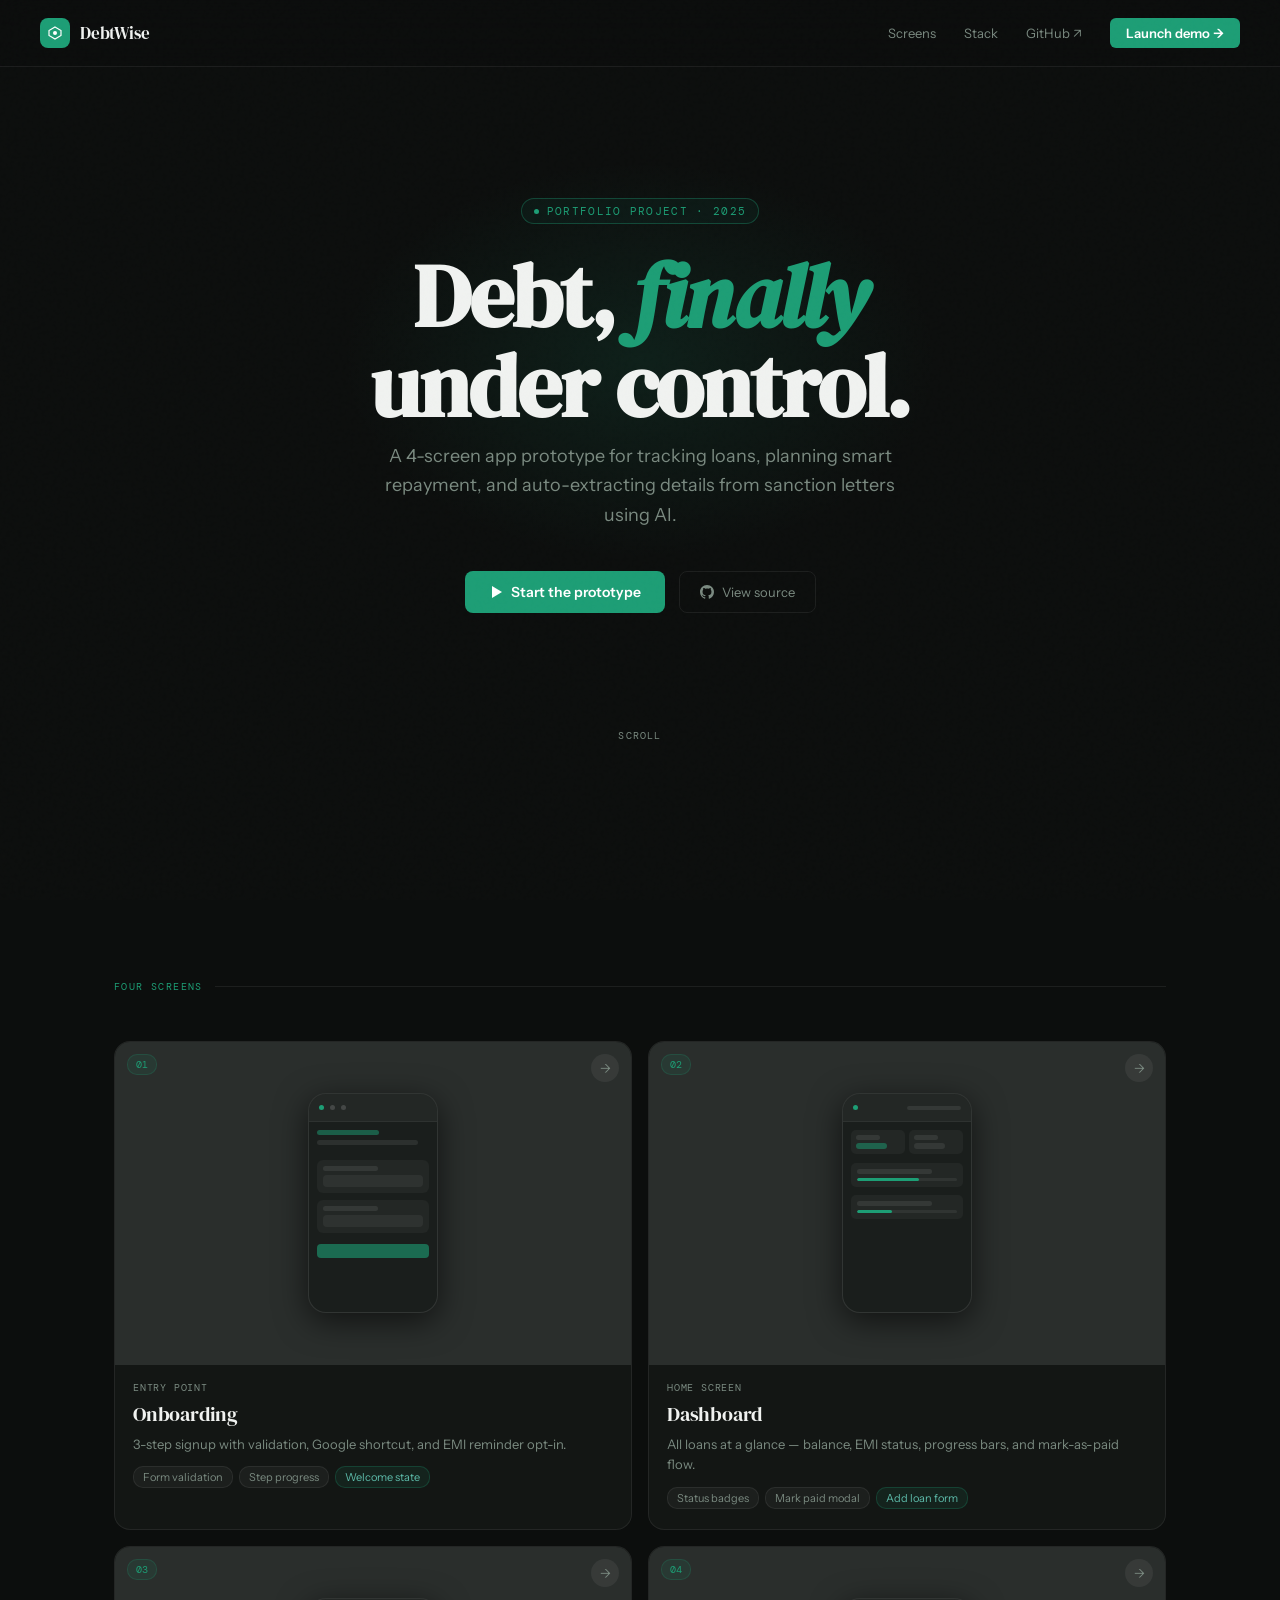
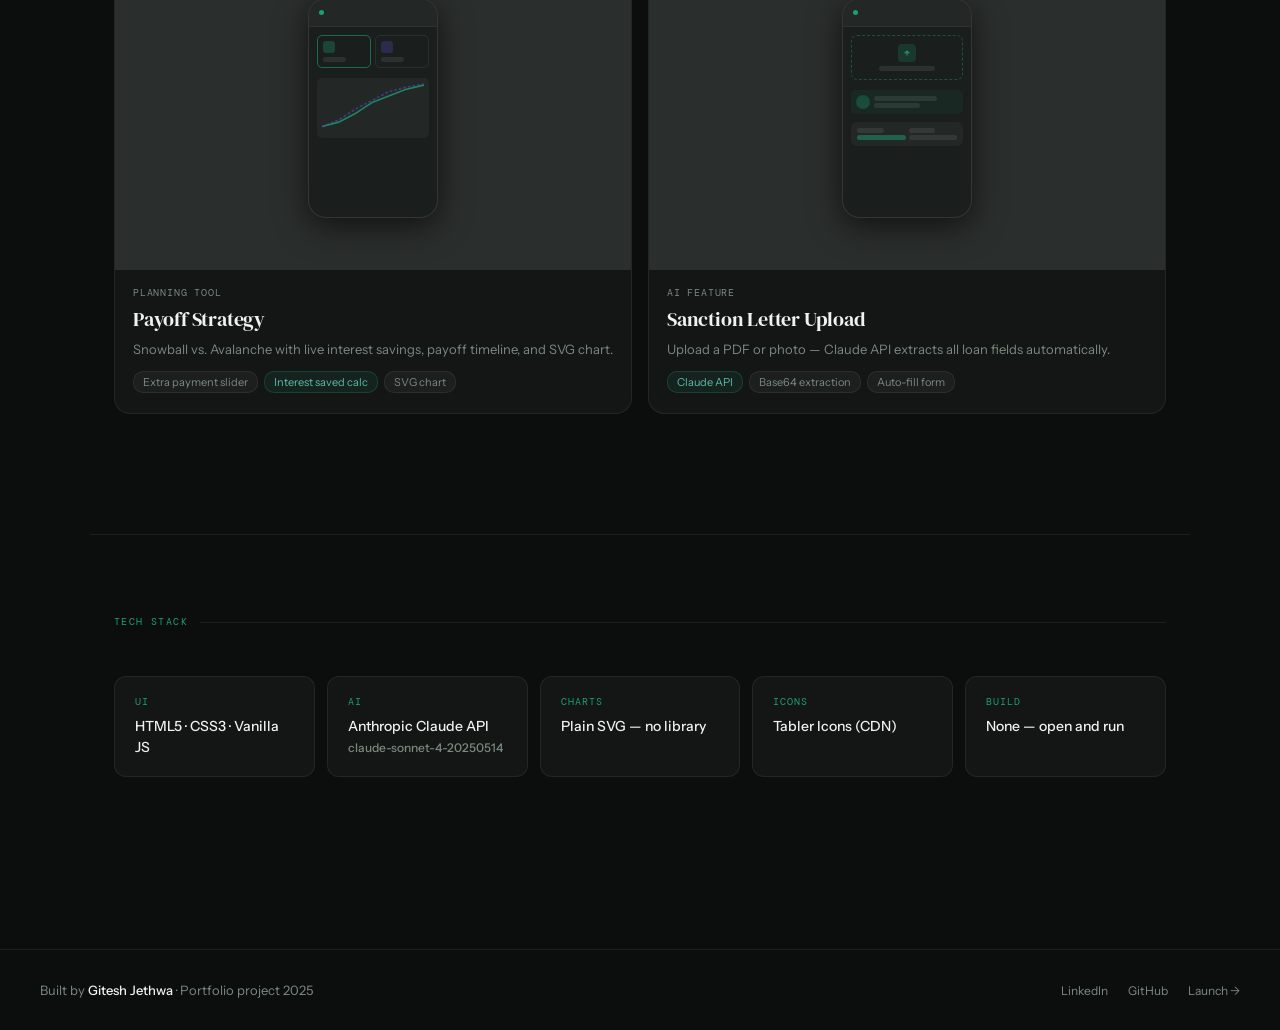
<file: index.html>
<!DOCTYPE html>
<html lang="en">
<head>
<meta charset="UTF-8">
<meta name="viewport" content="width=device-width, initial-scale=1.0">
<title>DebtWise — Portfolio Project</title>
<link rel="preconnect" href="https://fonts.googleapis.com">
<link href="https://fonts.googleapis.com/css2?family=DM+Serif+Display:ital@0;1&family=DM+Mono:wght@400;500&family=Instrument+Sans:wght@400;500;600&display=swap" rel="stylesheet">
<style>
*, *::before, *::after { box-sizing: border-box; margin: 0; padding: 0; }

:root {
  --green: #1D9E75;
  --green-dim: #0F6E56;
  --green-glow: rgba(29,158,117,0.15);
  --bg: #0C0E0D;
  --surface: #131614;
  --border: rgba(255,255,255,0.07);
  --text: #F0F2F0;
  --muted: #7A8A80;
  --faint: #2A2E2C;
}

html { scroll-behavior: smooth; }

body {
  font-family: 'Instrument Sans', sans-serif;
  background: var(--bg);
  color: var(--text);
  min-height: 100vh;
  overflow-x: hidden;
}

/* ── grain overlay ── */
body::before {
  content: '';
  position: fixed;
  inset: 0;
  background-image: url("data:image/svg+xml,%3Csvg viewBox='0 0 256 256' xmlns='http://www.w3.org/2000/svg'%3E%3Cfilter id='noise'%3E%3CfeTurbulence type='fractalNoise' baseFrequency='0.9' numOctaves='4' stitchTiles='stitch'/%3E%3C/filter%3E%3Crect width='100%25' height='100%25' filter='url(%23noise)' opacity='0.04'/%3E%3C/svg%3E");
  pointer-events: none;
  z-index: 999;
  opacity: 0.4;
}

/* ── nav ── */
nav {
  position: fixed;
  top: 0; left: 0; right: 0;
  z-index: 100;
  padding: 18px 40px;
  display: flex;
  align-items: center;
  justify-content: space-between;
  background: rgba(12,14,13,0.85);
  backdrop-filter: blur(16px);
  border-bottom: 0.5px solid var(--border);
}

.nav-logo {
  display: flex;
  align-items: center;
  gap: 10px;
  text-decoration: none;
}

.nav-logo-icon {
  width: 30px;
  height: 30px;
  background: var(--green);
  border-radius: 8px;
  display: flex;
  align-items: center;
  justify-content: center;
}

.nav-logo-icon svg { display: block; }

.nav-logo-text {
  font-family: 'DM Serif Display', serif;
  font-size: 17px;
  color: var(--text);
  letter-spacing: -0.01em;
}

.nav-links {
  display: flex;
  align-items: center;
  gap: 28px;
}

.nav-links a {
  font-size: 13px;
  color: var(--muted);
  text-decoration: none;
  transition: color 0.2s;
}

.nav-links a:hover { color: var(--text); }

.nav-cta {
  font-size: 12px;
  font-weight: 600;
  padding: 7px 16px;
  border-radius: 6px;
  background: var(--green);
  color: #fff !important;
  text-decoration: none;
  transition: background 0.2s;
}

.nav-cta:hover { background: var(--green-dim) !important; }

/* ── hero ── */
.hero {
  min-height: 100vh;
  display: flex;
  flex-direction: column;
  align-items: center;
  justify-content: center;
  text-align: center;
  padding: 120px 24px 80px;
  position: relative;
}

/* radial glow behind hero text */
.hero::after {
  content: '';
  position: absolute;
  top: 40%;
  left: 50%;
  transform: translate(-50%, -50%);
  width: 600px;
  height: 400px;
  background: radial-gradient(ellipse, rgba(29,158,117,0.12) 0%, transparent 70%);
  pointer-events: none;
  z-index: 0;
}

.hero > * { position: relative; z-index: 1; }

.hero-eyebrow {
  display: inline-flex;
  align-items: center;
  gap: 8px;
  font-family: 'DM Mono', monospace;
  font-size: 11px;
  color: var(--green);
  letter-spacing: 0.12em;
  text-transform: uppercase;
  padding: 5px 12px;
  border: 0.5px solid rgba(29,158,117,0.35);
  border-radius: 20px;
  background: rgba(29,158,117,0.06);
  margin-bottom: 28px;
  opacity: 0;
  animation: fadeUp 0.6s ease forwards 0.1s;
}

.hero-eyebrow span {
  width: 5px;
  height: 5px;
  border-radius: 50%;
  background: var(--green);
  display: inline-block;
}

h1 {
  font-family: 'DM Serif Display', serif;
  font-size: clamp(44px, 8vw, 88px);
  line-height: 1.02;
  letter-spacing: -0.02em;
  color: var(--text);
  margin-bottom: 10px;
  opacity: 0;
  animation: fadeUp 0.7s ease forwards 0.25s;
}

h1 em {
  font-style: italic;
  color: var(--green);
}

.hero-sub {
  font-size: clamp(15px, 2vw, 18px);
  color: var(--muted);
  line-height: 1.65;
  max-width: 520px;
  margin: 0 auto 40px;
  opacity: 0;
  animation: fadeUp 0.7s ease forwards 0.4s;
}

.hero-actions {
  display: flex;
  align-items: center;
  gap: 14px;
  flex-wrap: wrap;
  justify-content: center;
  opacity: 0;
  animation: fadeUp 0.7s ease forwards 0.55s;
}

.btn-launch {
  display: inline-flex;
  align-items: center;
  gap: 8px;
  font-size: 14px;
  font-weight: 600;
  padding: 12px 24px;
  border-radius: 8px;
  background: var(--green);
  color: #fff;
  text-decoration: none;
  transition: background 0.2s, transform 0.15s;
}

.btn-launch:hover { background: var(--green-dim); transform: translateY(-1px); }

.btn-ghost {
  display: inline-flex;
  align-items: center;
  gap: 8px;
  font-size: 13px;
  padding: 12px 20px;
  border-radius: 8px;
  border: 0.5px solid var(--border);
  color: var(--muted);
  text-decoration: none;
  transition: border-color 0.2s, color 0.2s;
}

.btn-ghost:hover { border-color: rgba(255,255,255,0.2); color: var(--text); }

.hero-scroll {
  margin-top: 72px;
  font-family: 'DM Mono', monospace;
  font-size: 10px;
  color: var(--muted);
  letter-spacing: 0.12em;
  text-transform: uppercase;
  display: flex;
  flex-direction: column;
  align-items: center;
  gap: 8px;
  opacity: 0;
  animation: fadeUp 0.7s ease forwards 0.8s;
}

.scroll-line {
  width: 0.5px;
  height: 36px;
  background: linear-gradient(to bottom, var(--green), transparent);
}

/* ── screens section ── */
.screens {
  padding: 80px 24px 120px;
  max-width: 1100px;
  margin: 0 auto;
}

.section-label {
  font-family: 'DM Mono', monospace;
  font-size: 10px;
  color: var(--green);
  letter-spacing: 0.14em;
  text-transform: uppercase;
  margin-bottom: 48px;
  display: flex;
  align-items: center;
  gap: 12px;
}

.section-label::after {
  content: '';
  flex: 1;
  height: 0.5px;
  background: var(--border);
}

.screen-grid {
  display: grid;
  grid-template-columns: 1fr 1fr;
  gap: 16px;
}

@media (max-width: 680px) {
  .screen-grid { grid-template-columns: 1fr; }
  nav { padding: 14px 20px; }
  .nav-links { display: none; }
}

.screen-card {
  background: var(--surface);
  border: 0.5px solid var(--border);
  border-radius: 16px;
  overflow: hidden;
  text-decoration: none;
  display: block;
  transition: border-color 0.25s, transform 0.2s, box-shadow 0.25s;
  opacity: 0;
  transform: translateY(20px);
}

.screen-card.visible {
  animation: fadeUp 0.55s ease forwards;
}

.screen-card:hover {
  border-color: rgba(29,158,117,0.4);
  transform: translateY(-3px);
  box-shadow: 0 20px 60px rgba(0,0,0,0.5), 0 0 0 0.5px rgba(29,158,117,0.2);
}

.screen-preview {
  width: 100%;
  aspect-ratio: 16/10;
  background: var(--faint);
  position: relative;
  overflow: hidden;
  display: flex;
  align-items: center;
  justify-content: center;
}

/* mock phone frame in each card */
.mock-phone {
  width: 130px;
  height: 220px;
  background: #1A1E1C;
  border-radius: 18px;
  border: 1.5px solid rgba(255,255,255,0.1);
  position: relative;
  overflow: hidden;
  box-shadow: 0 8px 32px rgba(0,0,0,0.6);
}

.mock-topbar {
  height: 28px;
  background: rgba(255,255,255,0.04);
  display: flex;
  align-items: center;
  padding: 0 10px;
  gap: 6px;
  border-bottom: 0.5px solid rgba(255,255,255,0.05);
}

.mock-dot { width: 5px; height: 5px; border-radius: 50%; }

.mock-body { padding: 8px; display: flex; flex-direction: column; gap: 5px; }

.mock-line {
  height: 5px;
  border-radius: 3px;
  background: rgba(255,255,255,0.08);
}

.mock-line.accent { background: rgba(29,158,117,0.5); }
.mock-line.short { width: 55%; }
.mock-line.med { width: 75%; }

.mock-card-inner {
  background: rgba(255,255,255,0.04);
  border-radius: 6px;
  padding: 6px;
  margin-top: 4px;
  display: flex;
  flex-direction: column;
  gap: 4px;
}

.mock-bar-wrap {
  height: 3px;
  background: rgba(255,255,255,0.06);
  border-radius: 2px;
  overflow: hidden;
  margin-top: 2px;
}

.mock-bar-fill {
  height: 100%;
  border-radius: 2px;
  background: var(--green);
}

/* screen number badge */
.screen-num {
  position: absolute;
  top: 12px;
  left: 12px;
  font-family: 'DM Mono', monospace;
  font-size: 10px;
  color: var(--green);
  background: rgba(29,158,117,0.1);
  border: 0.5px solid rgba(29,158,117,0.2);
  padding: 3px 8px;
  border-radius: 10px;
}

.screen-arrow {
  position: absolute;
  top: 12px;
  right: 12px;
  width: 28px;
  height: 28px;
  background: rgba(255,255,255,0.06);
  border-radius: 50%;
  display: flex;
  align-items: center;
  justify-content: center;
  color: var(--muted);
  font-size: 13px;
  transition: background 0.2s, color 0.2s;
}

.screen-card:hover .screen-arrow {
  background: var(--green);
  color: #fff;
}

.screen-meta {
  padding: 16px 18px 20px;
}

.screen-tag {
  font-family: 'DM Mono', monospace;
  font-size: 10px;
  color: var(--muted);
  letter-spacing: 0.08em;
  text-transform: uppercase;
  margin-bottom: 6px;
}

.screen-name {
  font-family: 'DM Serif Display', serif;
  font-size: 20px;
  color: var(--text);
  margin-bottom: 6px;
  letter-spacing: -0.01em;
}

.screen-desc {
  font-size: 13px;
  color: var(--muted);
  line-height: 1.6;
}

.screen-chips {
  display: flex;
  flex-wrap: wrap;
  gap: 6px;
  margin-top: 12px;
}

.chip {
  font-size: 11px;
  padding: 3px 9px;
  border-radius: 10px;
  background: rgba(255,255,255,0.04);
  border: 0.5px solid var(--border);
  color: var(--muted);
}

.chip.green {
  background: rgba(29,158,117,0.1);
  border-color: rgba(29,158,117,0.25);
  color: #5DBBAA;
}

/* ── stack section ── */
.stack-section {
  border-top: 0.5px solid var(--border);
  padding: 80px 24px;
  max-width: 1100px;
  margin: 0 auto;
}

.stack-grid {
  display: grid;
  grid-template-columns: repeat(auto-fit, minmax(200px, 1fr));
  gap: 12px;
  margin-top: 48px;
}

.stack-item {
  background: var(--surface);
  border: 0.5px solid var(--border);
  border-radius: 12px;
  padding: 18px 20px;
  opacity: 0;
  transform: translateY(16px);
}

.stack-item.visible {
  animation: fadeUp 0.5s ease forwards;
}

.stack-layer {
  font-family: 'DM Mono', monospace;
  font-size: 10px;
  color: var(--green);
  letter-spacing: 0.1em;
  text-transform: uppercase;
  margin-bottom: 8px;
}

.stack-value {
  font-size: 14px;
  font-weight: 500;
  color: var(--text);
  line-height: 1.5;
}

/* ── footer ── */
footer {
  border-top: 0.5px solid var(--border);
  padding: 32px 40px;
  display: flex;
  align-items: center;
  justify-content: space-between;
  flex-wrap: wrap;
  gap: 12px;
}

.footer-left {
  font-size: 13px;
  color: var(--muted);
}

.footer-left strong { color: var(--text); font-weight: 500; }

.footer-links {
  display: flex;
  gap: 20px;
}

.footer-links a {
  font-size: 12px;
  color: var(--muted);
  text-decoration: none;
  transition: color 0.2s;
}

.footer-links a:hover { color: var(--green); }

/* ── animations ── */
@keyframes fadeUp {
  from { opacity: 0; transform: translateY(18px); }
  to   { opacity: 1; transform: translateY(0); }
}
</style>
</head>
<body>

<nav>
  <a class="nav-logo" href="#">
    <div class="nav-logo-icon">
      <svg width="16" height="16" viewBox="0 0 16 16" fill="none">
        <path d="M8 2L14 5.5V10.5L8 14L2 10.5V5.5L8 2Z" stroke="#fff" stroke-width="1.2" fill="none"/>
        <circle cx="8" cy="8" r="2" fill="#fff"/>
      </svg>
    </div>
    <span class="nav-logo-text">DebtWise</span>
  </a>
  <div class="nav-links">
    <a href="#screens">Screens</a>
    <a href="#stack">Stack</a>
    <a href="https://github.com/your-username/debtwise" target="_blank">GitHub ↗</a>
    <a href="debtwise_onboarding.html" class="nav-cta">Launch demo →</a>
  </div>
</nav>

<!-- HERO -->
<section class="hero">
  <div class="hero-eyebrow"><span></span> Portfolio project · 2025</div>
  <h1>Debt, <em>finally</em><br>under control.</h1>
  <p class="hero-sub">A 4-screen app prototype for tracking loans, planning smart repayment, and auto-extracting details from sanction letters using AI.</p>
  <div class="hero-actions">
    <a href="debtwise_onboarding.html" class="btn-launch">
      <svg width="14" height="14" viewBox="0 0 14 14" fill="none"><polygon points="3,1 13,7 3,13" fill="white"/></svg>
      Start the prototype
    </a>
    <a href="https://github.com/your-username/debtwise" class="btn-ghost" target="_blank">
      <svg width="14" height="14" viewBox="0 0 24 24" fill="currentColor"><path d="M12 0C5.37 0 0 5.37 0 12c0 5.3 3.44 9.8 8.2 11.38.6.1.82-.26.82-.57v-2c-3.34.72-4.04-1.6-4.04-1.6-.54-1.38-1.33-1.75-1.33-1.75-1.08-.74.08-.72.08-.72 1.2.08 1.83 1.22 1.83 1.22 1.06 1.82 2.8 1.3 3.48.99.1-.77.42-1.3.76-1.6-2.66-.3-5.46-1.33-5.46-5.93 0-1.3.47-2.38 1.24-3.22-.12-.3-.54-1.52.12-3.18 0 0 1.01-.32 3.3 1.23a11.5 11.5 0 0 1 3-.4c1.02 0 2.04.13 3 .4 2.28-1.55 3.3-1.23 3.3-1.23.66 1.66.24 2.88.12 3.18.77.84 1.24 1.92 1.24 3.22 0 4.61-2.8 5.63-5.48 5.92.43.37.82 1.1.82 2.22v3.3c0 .31.22.68.83.56C20.56 21.8 24 17.3 24 12c0-6.63-5.37-12-12-12z"/></svg>
      View source
    </a>
  </div>
  <div class="hero-scroll">
    <div class="scroll-line"></div>
    scroll
  </div>
</section>

<!-- SCREENS -->
<section class="screens" id="screens">
  <div class="section-label">Four screens</div>

  <div class="screen-grid">

    <!-- Onboarding -->
    <a href="debtwise_onboarding.html" class="screen-card" style="animation-delay:0s">
      <div class="screen-preview">
        <div class="mock-phone">
          <div class="mock-topbar">
            <div class="mock-dot" style="background:#1D9E75"></div>
            <div class="mock-dot" style="background:rgba(255,255,255,0.15)"></div>
            <div class="mock-dot" style="background:rgba(255,255,255,0.15)"></div>
          </div>
          <div class="mock-body">
            <div class="mock-line accent short"></div>
            <div class="mock-line" style="width:90%;margin-bottom:6px"></div>
            <div class="mock-card-inner">
              <div class="mock-line short"></div>
              <div class="mock-line" style="height:12px;background:rgba(255,255,255,0.05);border-radius:4px"></div>
            </div>
            <div class="mock-card-inner" style="margin-top:2px">
              <div class="mock-line short"></div>
              <div class="mock-line" style="height:12px;background:rgba(255,255,255,0.05);border-radius:4px"></div>
            </div>
            <div class="mock-line accent" style="height:14px;border-radius:4px;margin-top:6px;background:rgba(29,158,117,0.6)"></div>
          </div>
        </div>
        <div class="screen-num">01</div>
        <div class="screen-arrow">→</div>
      </div>
      <div class="screen-meta">
        <div class="screen-tag">Entry point</div>
        <div class="screen-name">Onboarding</div>
        <div class="screen-desc">3-step signup with validation, Google shortcut, and EMI reminder opt-in.</div>
        <div class="screen-chips">
          <span class="chip">Form validation</span>
          <span class="chip">Step progress</span>
          <span class="chip green">Welcome state</span>
        </div>
      </div>
    </a>

    <!-- Dashboard -->
    <a href="debtwise_dashboard.html" class="screen-card" style="animation-delay:0.1s">
      <div class="screen-preview">
        <div class="mock-phone">
          <div class="mock-topbar">
            <div class="mock-dot" style="background:#1D9E75"></div>
            <div class="mock-line" style="width:50%;height:4px;margin-left:auto"></div>
          </div>
          <div class="mock-body">
            <div style="display:grid;grid-template-columns:1fr 1fr;gap:4px;margin-bottom:4px">
              <div style="background:rgba(255,255,255,0.04);border-radius:5px;padding:5px">
                <div class="mock-line short" style="margin-bottom:3px"></div>
                <div class="mock-line accent" style="width:70%;height:6px"></div>
              </div>
              <div style="background:rgba(255,255,255,0.04);border-radius:5px;padding:5px">
                <div class="mock-line short" style="margin-bottom:3px"></div>
                <div class="mock-line" style="width:70%;height:6px"></div>
              </div>
            </div>
            <div style="background:rgba(255,255,255,0.04);border-radius:5px;padding:6px;margin-bottom:3px">
              <div class="mock-line med" style="margin-bottom:4px"></div>
              <div class="mock-bar-wrap"><div class="mock-bar-fill" style="width:62%"></div></div>
            </div>
            <div style="background:rgba(255,255,255,0.04);border-radius:5px;padding:6px">
              <div class="mock-line med" style="margin-bottom:4px"></div>
              <div class="mock-bar-wrap"><div class="mock-bar-fill" style="width:35%"></div></div>
            </div>
          </div>
        </div>
        <div class="screen-num">02</div>
        <div class="screen-arrow">→</div>
      </div>
      <div class="screen-meta">
        <div class="screen-tag">Home screen</div>
        <div class="screen-name">Dashboard</div>
        <div class="screen-desc">All loans at a glance — balance, EMI status, progress bars, and mark-as-paid flow.</div>
        <div class="screen-chips">
          <span class="chip">Status badges</span>
          <span class="chip">Mark paid modal</span>
          <span class="chip green">Add loan form</span>
        </div>
      </div>
    </a>

    <!-- Strategy -->
    <a href="debtwise_strategy.html" class="screen-card" style="animation-delay:0.2s">
      <div class="screen-preview">
        <div class="mock-phone">
          <div class="mock-topbar">
            <div class="mock-dot" style="background:#1D9E75"></div>
          </div>
          <div class="mock-body">
            <div style="display:grid;grid-template-columns:1fr 1fr;gap:4px;margin-bottom:5px">
              <div style="border:1.5px solid rgba(29,158,117,0.6);border-radius:5px;padding:5px">
                <div style="font-size:0;width:12px;height:12px;border-radius:3px;background:rgba(29,158,117,0.3);margin-bottom:4px"></div>
                <div class="mock-line short"></div>
              </div>
              <div style="border:0.5px solid rgba(255,255,255,0.07);border-radius:5px;padding:5px">
                <div style="font-size:0;width:12px;height:12px;border-radius:3px;background:rgba(83,74,183,0.3);margin-bottom:4px"></div>
                <div class="mock-line short"></div>
              </div>
            </div>
            <!-- mini SVG chart -->
            <div style="background:rgba(255,255,255,0.04);border-radius:5px;padding:5px;height:60px;overflow:hidden">
              <svg width="100%" height="100%" viewBox="0 0 110 46" preserveAspectRatio="none">
                <polyline points="0,40 18,36 36,28 54,18 72,12 90,6 110,2" fill="none" stroke="rgba(29,158,117,0.8)" stroke-width="1.5"/>
                <polyline points="0,40 18,34 36,24 54,16 72,8 90,4 110,1" fill="none" stroke="rgba(83,74,183,0.6)" stroke-width="1.5" stroke-dasharray="3,2"/>
              </svg>
            </div>
          </div>
        </div>
        <div class="screen-num">03</div>
        <div class="screen-arrow">→</div>
      </div>
      <div class="screen-meta">
        <div class="screen-tag">Planning tool</div>
        <div class="screen-name">Payoff Strategy</div>
        <div class="screen-desc">Snowball vs. Avalanche with live interest savings, payoff timeline, and SVG chart.</div>
        <div class="screen-chips">
          <span class="chip">Extra payment slider</span>
          <span class="chip green">Interest saved calc</span>
          <span class="chip">SVG chart</span>
        </div>
      </div>
    </a>

    <!-- Upload -->
    <a href="debtwise_upload.html" class="screen-card" style="animation-delay:0.3s">
      <div class="screen-preview">
        <div class="mock-phone">
          <div class="mock-topbar">
            <div class="mock-dot" style="background:#1D9E75"></div>
          </div>
          <div class="mock-body">
            <div style="border:1px dashed rgba(29,158,117,0.4);border-radius:6px;padding:8px;text-align:center;margin-bottom:5px">
              <div style="width:18px;height:18px;border-radius:4px;background:rgba(29,158,117,0.2);margin:0 auto 4px;display:flex;align-items:center;justify-content:center">
                <svg width="10" height="10" viewBox="0 0 10 10" fill="none"><path d="M5 7V3M3 5l2-2 2 2" stroke="rgba(29,158,117,0.9)" stroke-width="1.2" stroke-linecap="round"/></svg>
              </div>
              <div class="mock-line" style="width:60%;margin:0 auto"></div>
            </div>
            <div style="background:rgba(29,158,117,0.08);border-radius:5px;padding:5px;display:flex;align-items:center;gap:4px">
              <div style="width:14px;height:14px;border-radius:50%;background:rgba(29,158,117,0.3);flex-shrink:0"></div>
              <div style="flex:1"><div class="mock-line med" style="margin-bottom:2px"></div><div class="mock-line short"></div></div>
            </div>
            <div class="mock-card-inner" style="margin-top:3px">
              <div style="display:grid;grid-template-columns:1fr 1fr;gap:3px">
                <div><div class="mock-line short" style="margin-bottom:2px"></div><div class="mock-line accent" style="height:5px"></div></div>
                <div><div class="mock-line short" style="margin-bottom:2px"></div><div class="mock-line" style="height:5px"></div></div>
              </div>
            </div>
          </div>
        </div>
        <div class="screen-num">04</div>
        <div class="screen-arrow">→</div>
      </div>
      <div class="screen-meta">
        <div class="screen-tag">AI feature</div>
        <div class="screen-name">Sanction Letter Upload</div>
        <div class="screen-desc">Upload a PDF or photo — Claude API extracts all loan fields automatically.</div>
        <div class="screen-chips">
          <span class="chip green">Claude API</span>
          <span class="chip">Base64 extraction</span>
          <span class="chip">Auto-fill form</span>
        </div>
      </div>
    </a>

  </div>
</section>

<!-- STACK -->
<section class="stack-section" id="stack">
  <div class="section-label">Tech stack</div>
  <div class="stack-grid">
    <div class="stack-item">
      <div class="stack-layer">UI</div>
      <div class="stack-value">HTML5 · CSS3 · Vanilla JS</div>
    </div>
    <div class="stack-item">
      <div class="stack-layer">AI</div>
      <div class="stack-value">Anthropic Claude API<br><span style="font-size:12px;color:var(--muted)">claude-sonnet-4-20250514</span></div>
    </div>
    <div class="stack-item">
      <div class="stack-layer">Charts</div>
      <div class="stack-value">Plain SVG — no library</div>
    </div>
    <div class="stack-item">
      <div class="stack-layer">Icons</div>
      <div class="stack-value">Tabler Icons (CDN)</div>
    </div>
    <div class="stack-item">
      <div class="stack-layer">Build</div>
      <div class="stack-value">None — open and run</div>
    </div>
    <div class="stack-item">
      <div class="stack-layer">Deploy</div>
      <div class="stack-value">GitHub Pages</div>
    </div>
  </div>
</section>

<!-- FOOTER -->
<footer>
  <div class="footer-left">Built by <strong>Gitesh Jethwa</strong> · Portfolio project 2025</div>
  <div class="footer-links">
    <a href="https://linkedin.com/in/your-handle" target="_blank">LinkedIn</a>
    <a href="https://github.com/your-username/debtwise" target="_blank">GitHub</a>
    <a href="debtwise_onboarding.html">Launch →</a>
  </div>
</footer>

<script>
// Intersection observer for scroll animations
const observer = new IntersectionObserver((entries) => {
  entries.forEach((entry, i) => {
    if (entry.isIntersecting) {
      const el = entry.target;
      const delay = el.dataset.delay || 0;
      setTimeout(() => el.classList.add('visible'), delay * 1000);
      observer.unobserve(el);
    }
  });
}, { threshold: 0.1 });

document.querySelectorAll('.screen-card').forEach((el, i) => {
  el.dataset.delay = i * 0.1;
  observer.observe(el);
});

document.querySelectorAll('.stack-item').forEach((el, i) => {
  el.dataset.delay = i * 0.07;
  observer.observe(el);
});
</script>
</body>
</html>
</file>
